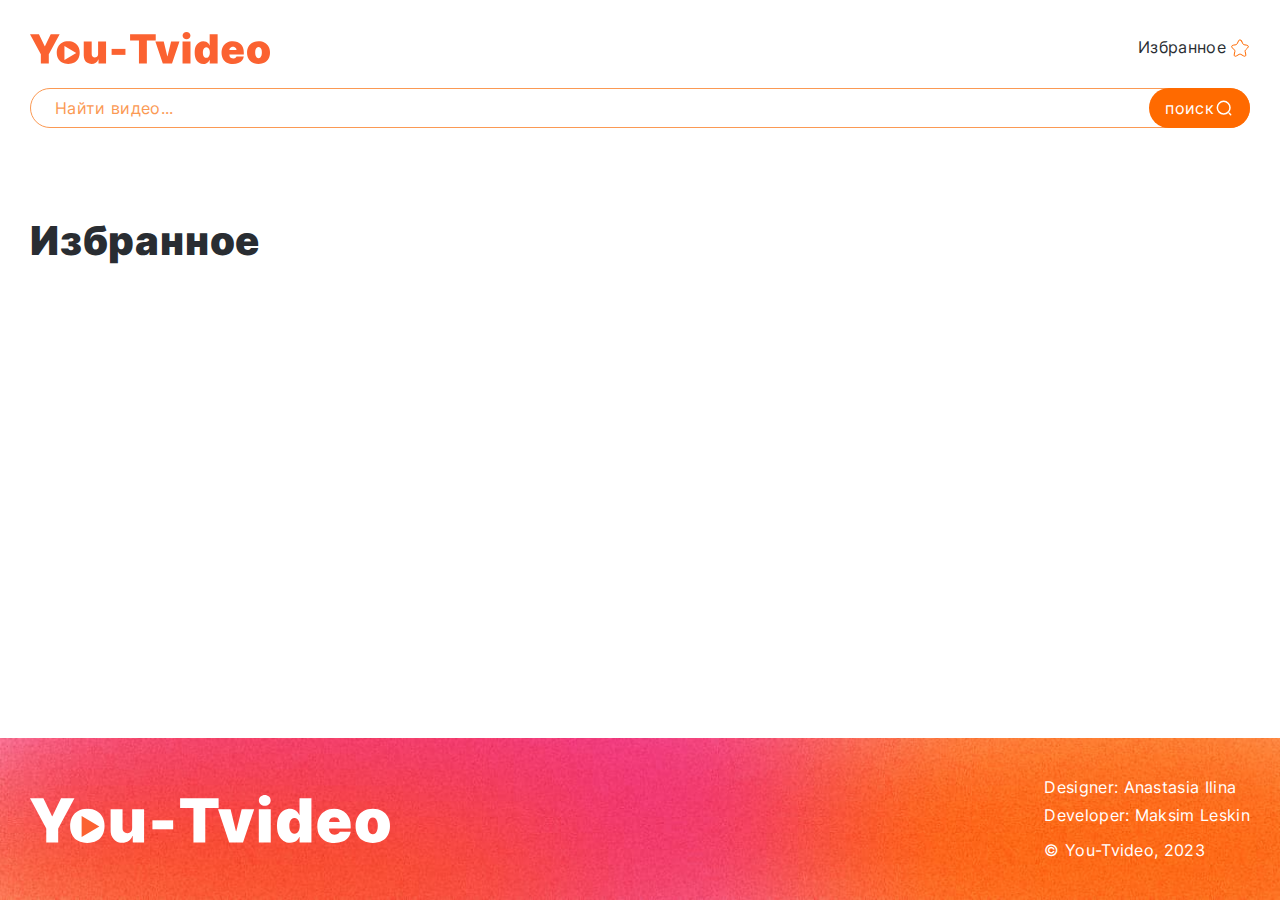
<file: favorite.html>
<!DOCTYPE html>
<html lang="ru">
  <head>
    <meta charset="UTF-8" />
    <meta name="viewport" content="width=device-width, initial-scale=1.0" />
    <link rel="icon" type="image/png" href="./image/favicon.png" />
    <title>You-Tvideo | твой видео хостинг</title>

    <link rel="stylesheet" href="./css/normalize.css" />
    <link rel="stylesheet" href="./css/index.css" />
    <link rel="stylesheet" href="./css/index.media.css" />

    <script src="./js/IncludHtml.js" defer></script>
    <script src="./js/utils.js" defer></script>
    <script src="./js/templates.js" defer></script>
    <script src="./js/index.js" defer></script>
  </head>
  <body>
    <!-- 
      https://illicchpv.github.io/Methed-You-Tvideo/
    -->

    <!-- header на главной нет, на остальных есть -->
    <div
      class="incs"
      data-incs='{
          "onLoadCalback": "inc_Onload",
          "incFile": "./js/includ.html",
          "incFromId": "headerExt"
        }'
    ></div>

    <main>
      <!-- hero на избранное нет -->
      <!-- hero на видео нет -->
      <!-- <div
        class="incs"
        data-incs='{
          "onLoadCalback": "inc_Onload",
          "incFile": "./js/includ.html",
          "incFromId": "heroExt"
        }'
      ></div> -->

      <!-- search на всех стр. -->
      <div
        class="incs"
        data-incs='{
          "onLoadCalback": "inc_Onload",
          "incFile": "./js/includ.html",
          "incFromId": "searchExt"
        }'
      ></div>

      <!-- video на главной нет -->
      <!-- video на избранное нет -->
      <!-- 
      <div
        class="incs"
        data-incs='{
          "onLoadCalback": "inc_Onload",
          "incFile": "./js/includ.html",
          "incFromId": "videoExt"
        }'
      ></div> 
      -->

      <!-- video-list везде 
        на главной \В тренде\ 
        на остальных  \Избранное\ -->
      <section id="video-listExt" class="video-list" style="display: -none">
        <div class="container">
          <h2 class="video-list__title">Избранное</h2>

          <div
            class="incs"
            data-incs='{
              "onLoadCalback": "inc_Onload",
              "incFile": "./js/includ.html",
              "incFromId": "video-list__itemsExt"
            }'
          ></div>
        </div>
      </section>
    </main>

    <!-- footer везде -->
    <div
      class="incs"
      data-incs='{
        "onLoadCalback": "inc_Onload",
        "incFile": "./js/includ.html",
        "incFromId": "footerExt"
      }'
    ></div>
  </body>
</html>
</file>
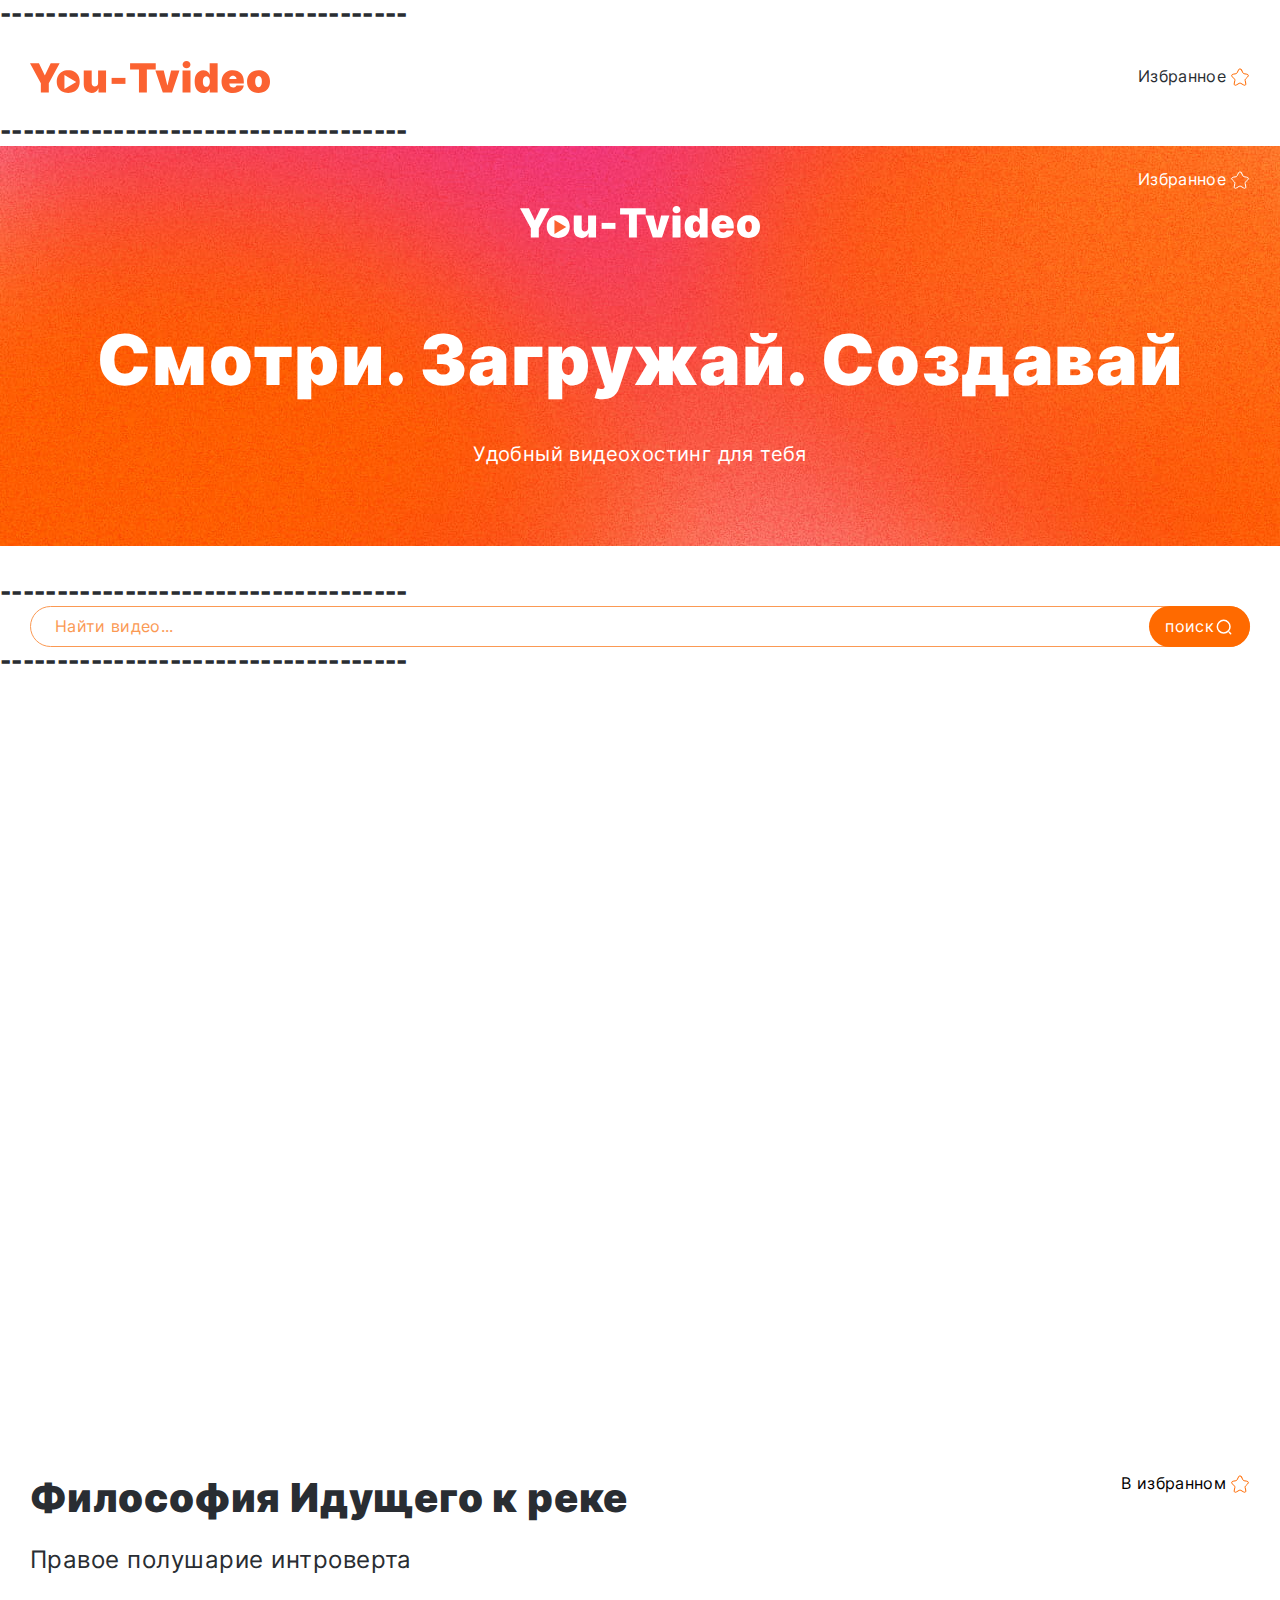
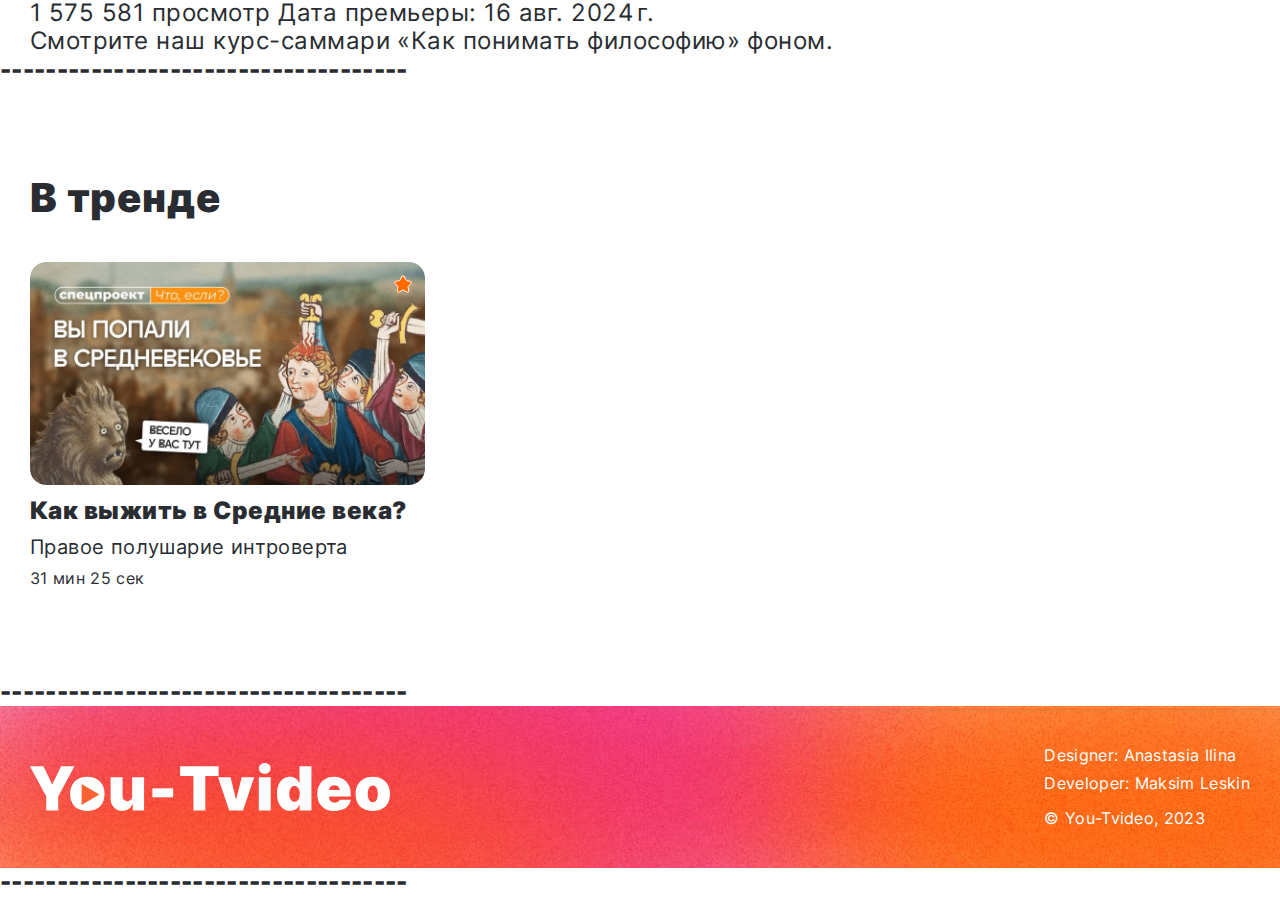
<file: test.html>
<!DOCTYPE html>
<html lang="en">
  <head>
    <meta charset="UTF-8" />
    <meta name="viewport" content="width=device-width, initial-scale=1.0" />
    <link rel="icon" type="image/png" href="./image/favicon.png" />
    <title>You-Tvideo | твой видео хостинг</title>

    <link rel="stylesheet" href="./css/normalize.css" />
    <link rel="stylesheet" href="./css/index.css" />
    <link rel="stylesheet" href="./css/index.media.css" />

    <script src="./js/IncludHtml.js" defer></script>
    <script src="./js/utils.js" defer></script>
    <script src="./js/templates.js" defer></script>
    <script src="./js/index.js" defer></script>
  </head>
  <body>

    <h2>------------------------------------</h2>
    <div
      class="incs"
      data-incs='{
        "onLoadCalback": "inc_Onload",
        "incFile": "./js/includ.html",
        "incFromId": "headerExt"
      }'
    ></div>
    <h2>------------------------------------</h2>
    <div
      class="incs"
      data-incs='{
        "onLoadCalback": "inc_Onload",
        "incFile": "./js/includ.html",
        "incFromId": "heroExt"
      }'
    ></div>
    <h2>------------------------------------</h2>
    <div
      class="incs"
      data-incs='{
        "onLoadCalback": "inc_Onload",
        "incFile": "./js/includ.html",
        "incFromId": "searchExt"
      }'
    ></div>
    <h2>------------------------------------</h2>
    <div
      class="incs"
      data-incs='{
        "onLoadCalback": "inc_Onload",
        "incFile": "./js/includ.html",
        "incFromId": "videoExt"
      }'
    ></div>
    <h2>------------------------------------</h2>
    <section id="video-listExt" class="video-list" style="display: -none">
      <div class="container">
        <h2 class="video-list__title">В тренде</h2>

        <div
          class="incs"
          data-incs='{
            "onLoadCalback": "inc_Onload",
            "incFile": "./js/includ.html",
            "incFromId": "video-list__itemsExt"
          }'
        ></div>
      </div>
    </section>
    <h2>------------------------------------</h2>
    <div
      class="incs"
      data-incs='{
        "onLoadCalback": "inc_Onload",
        "incFile": "./js/includ.html",
        "incFromId": "footerExt"
      }'
    ></div>
    <h2>------------------------------------</h2>

    <!--  -->
    <script>
      const inc_Onload = function (p) {
        // обработчик вставляемых элементов
        p.extEl.innerHTML = IncludHtml.replaceAll(p.extEl.innerHTML, "../image/", "./image/");
      };
      document.addEventListener("DOMContentLoaded", function () {
        IncludHtml.doIncludAll(".incs", () => {
          console.log("IncludHtml Finish: Ok"); // вызывается когда IncludHtml всё сделал
          init()
        });
      });
    </script>
  </body>
</html>
</file>
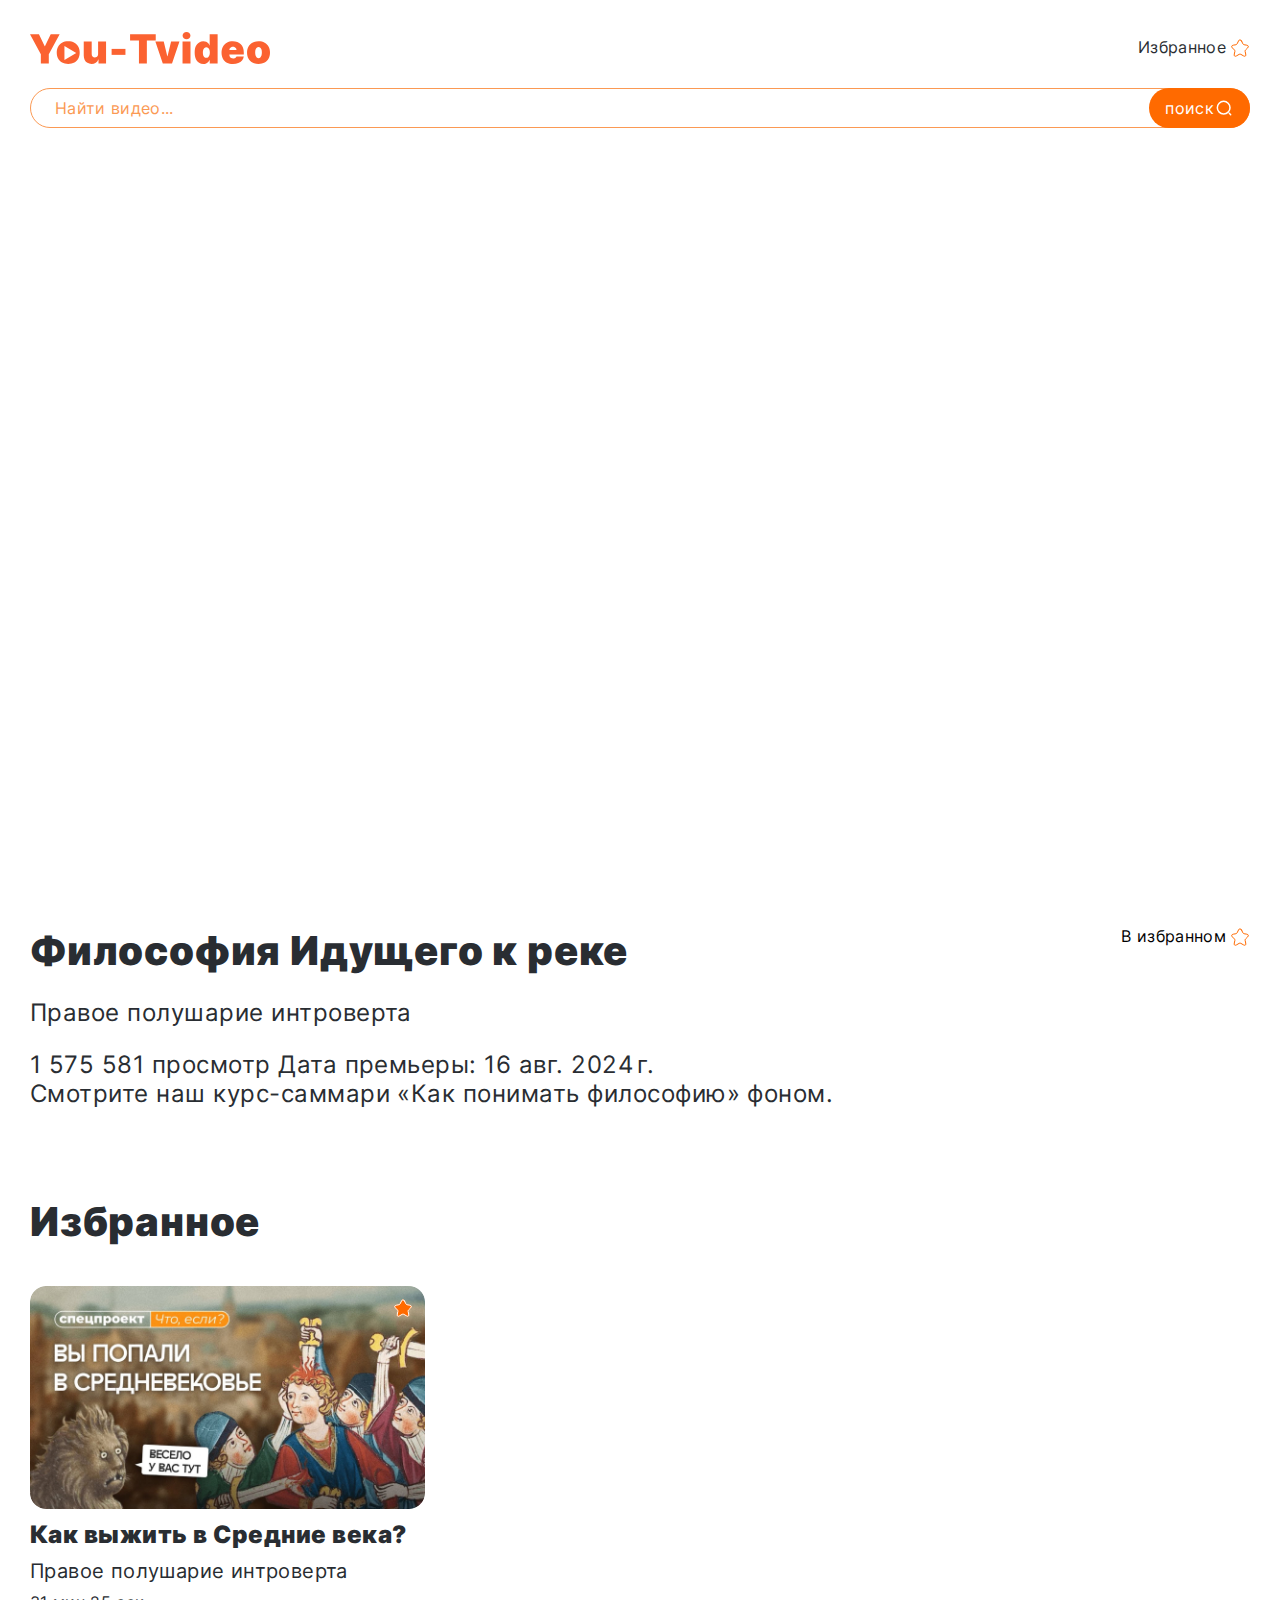
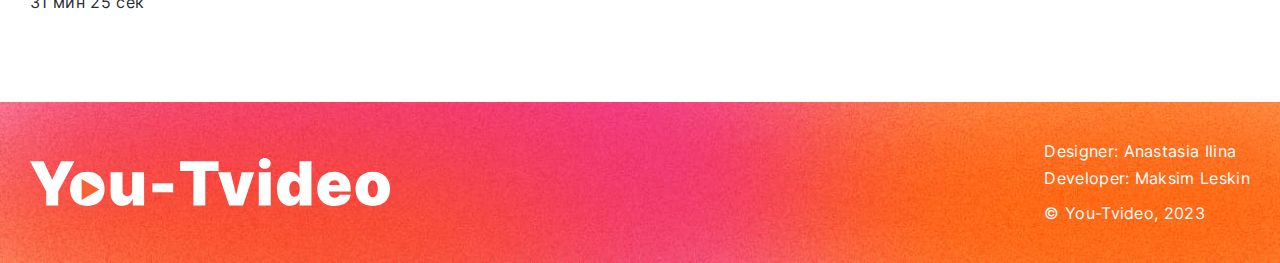
<file: video.html>
<!DOCTYPE html>
<html lang="ru">
<head>
  <meta charset="UTF-8">
  <meta name="viewport" content="width=device-width, initial-scale=1.0">
  <link rel="icon" type="image/png" href="./image/favicon.png" />
  <title>You-Tvideo | твой видео хостинг</title>

  <link rel="stylesheet" href="./css/normalize.css">
  <link rel="stylesheet" href="./css/index.css">
  <link rel="stylesheet" href="./css/index.media.css">

  <script src="./js/IncludHtml.js" defer></script>
  <script src="./js/utils.js" defer></script>
  <script src="./js/templates.js" defer></script>
  <script src="./js/index.js" defer></script>
</head>
<body>
    <!-- 
      https://illicchpv.github.io/Methed-You-Tvideo/
    -->

    <!-- header на главной нет, на остальных есть -->
    <div
      class="incs"
      data-incs='{
          "onLoadCalback": "inc_Onload",
          "incFile": "./js/includ.html",
          "incFromId": "headerExt"
        }'
    ></div>
  
    <main>
      <!-- hero на избранное нет -->
      <!-- hero на видео нет -->
      <!-- <div
        class="incs"
        data-incs='{
          "onLoadCalback": "inc_Onload",
          "incFile": "./js/includ.html",
          "incFromId": "heroExt"
        }'
      ></div> -->

      <!-- search на всех стр. -->
      <div
        class="incs"
        data-incs='{
          "onLoadCalback": "inc_Onload",
          "incFile": "./js/includ.html",
          "incFromId": "searchExt"
        }'
      ></div>

      <!-- video на главной нет -->
      <!-- video на избранное нет -->
      <div
        class="incs"
        data-incs='{
          "onLoadCalback": "inc_Onload",
          "incFile": "./js/includ.html",
          "incFromId": "videoExt"
        }'
      ></div> 

      <!-- video-list везде 
        на главной \В тренде\ 
        на остальных  \Избранное\ -->
      <section id="video-listExt" class="video-list" style="display: -none">
        <div class="container">
          <h2 class="video-list__title">Избранное</h2>

          <div
            class="incs"
            data-incs='{
              "onLoadCalback": "inc_Onload",
              "incFile": "./js/includ.html",
              "incFromId": "video-list__itemsExt"
            }'
          ></div>
        </div>
      </section>
    </main>

    <!-- footer везде -->
    <div
      class="incs"
      data-incs='{
        "onLoadCalback": "inc_Onload",
        "incFile": "./js/includ.html",
        "incFromId": "footerExt"
      }'
    ></div>
  </body>
</html>
</file>
<file: css/index.css>
@font-face {
  font-family: inter;
  font-weight: 400;
  src: url('../fonts/inter-v13-cyrillic_latin-regular.woff2');
}
@font-face {
  font-family: inter;
  font-weight: 900;
  src: url('../fonts/inter-v13-cyrillic_latin-900.woff2');
}

html {
  position: relative;
  box-sizing: border-box;
}

*,
*::before,
*::after {
  box-sizing: inherit;
}

body {
  position: relative;
  overflow-x: hidden;
  min-width: 320px;
  min-height: 100vh;
  font-family: Inter, sans-serif;
  -webkit-font-smoothing: antialiased;
  -moz-osx-font-smoothing: grayscale;
  text-rendering: optimizeLegibility;
  -webkit-tap-highlight-color: rgba(0, 0, 0, 0);
  -webkit-tap-highlight-color: transparent;
  font-size: 16px;
  color: #292D32;
  background-color: #fff;
  line-height: 1.2;
  letter-spacing: 0.02em;
}

/* для того чтоб footer прижимался к низу стр. */
body{
  display: flex;
  flex-direction: column;
}
main{
  flex-grow: 1;
}


img,
svg {
  display: block;
  max-width: 100%;
  height: auto;
}

svg {
  max-height: 100%;
}


button {
  padding: 0;
  cursor: pointer;
  border: none;
  background-color: transparent;
}

a {
  text-decoration: none;
  color: inherit;
}

ul {
  list-style: none;
  padding: 0;
  margin: 0;
}

h1,
h2,
h3,
p,
figure,
fieldset {
  margin: 0;
}

iframe {
  border: none;
}

/* убрать крестик из поля ввода при редактировании */
input[type="search"]::-webkit-search-cancel-button{
  display: none;
}

/*
Доступно скрываю элементы
*/

.visually-hidden {
  position: fixed;
  transform: scale(0);
}


/*
Пример контейнера

Если контейнер 1180px по макету,
то для max-width прибавляем паддинги 30px*2, 
в итоге 1240px
Чтобы контент не прижимался к краям экрана
*/

.container {
  max-width: 1320px; /* 1260 + 30 + 30 */ 
  /* --wi: 1260px; ширина рабочкй части сайта */
  /* --pd: 30px;   паддинги лево право */
  /* max-width:calc(var(--pd) + var(--wi) + var(--pd)); */

  --c-widht: 1260px;
  --c-offset: 30px;
  max-width:calc(var(--c-widht) + var(--c-offset) + var(--c-offset));
  padding: 0 var(--c-offset);
  margin: 0 auto;
}

/* header */
.header {
  padding: 32px 0 24px;
}

.header__container {
  display: flex;
  align-items: center;
  justify-content: space-between;
}


.header__logo {
  width: 240px;
}

.header__link_favorite {
  display: flex;
  align-items: center;
  gap: 4px;

  font-size: 16px;
  letter-spacing: 0.02em;  /* пересчитываем в em */
}

.header__icon {
  width: 20px;
  height: 20px;
}

/* hero */
.hero {
  padding: 60px 0 80px;
  background: #FF6A00 url('../image/bg.jpg') center/cover;
  color: #fff;
  margin-bottom: 32px;
}

.hero__container {
  position: relative;
  display: flex;
  flex-direction: column;
  align-items: center;
}

.hero__link {
  position: absolute;
  top: -36px;
  right: 0;
  display: flex;
  align-items: center;
  gap: 4px;

  font-size: 16px;
  font-weight: 400;
  letter-spacing: 0.02em;
}
.hero__icon {
  width: 20px;
  height: 20px;
}

.hero__logo {
  width: 240px;
  margin-bottom: 80px;
}
.hero__title {
  text-align: center;
  font-size: 70px;
  font-weight: 900;
  letter-spacing: 0.02em;  
  margin-bottom: 40px;
  text-align: center;
}
.hero__tagline {
  text-align: center;
  font-size: 20px;
  letter-spacing: 0.02em;  
  text-align: center;
}

/* search */
.search__form {
  position: relative;
  width: 100%;
}

.search__input {
  width: 100%;
  border-radius: 40px;
  border: 1px solid #FB9953;
  padding: 10px 124px 10px 24px;
  outline: none; /* скрыть рамку при фокусе */

  font-size: 16px;
  letter-spacing: 0.02em;  
}

/* цвет плейсхолдера */
.search__input::placeholder{
  color: #fb9953;
  letter-spacing: 0.02em;  
}

.search__btn {
  position: absolute;
  top: 0;
  right: 0;
  bottom: 0;

  padding: 8px 16px;
  display: flex;
  align-items: center;
  border-radius: 40px;
  background: #FF6A00;
  color: #fff;
  font-size: 16px;
  letter-spacing: 0.02em;  
}

.search__icon {
  width: 20px;
  height: 20px;
}

/* video-list */
.video-list {
  padding: 89px 0;
}

.video-list__title {
  font-size: 40px;
  font-weight: 900;
  letter-spacing: 0.02em;  
  margin-bottom: 40px;
}

.video-list__items {
  --grid-c-count: 3;
  --grid-c-gap: 17px;
  display: grid;
  /* grid-template-columns: repeat(3, 1fr); */
  grid-template-columns: repeat(var(--grid-c-count),
    calc(
      (100% / var(--grid-c-count)) -
      (var(--grid-c-gap) * (var(--grid-c-count) - 1) / var(--grid-c-count))
    )
  );
  gap: 40px var(--grid-c-gap);
}

.video-card {
  position: relative;;
}

.video-card__thumbnail {
  border-radius: 16px;
  margin-bottom: 12px;
  width: 100%;
}

.video-card__title {
  font-size: 24px;
  font-weight: 900;
  letter-spacing: 0.02em;  
  margin-bottom: 10px;
}

.video-card__chanel {
  font-size: 20px;
  letter-spacing: 0.02em;  
  margin-bottom: 10px;
}

.video-card__duration {
  font-size: 16px;
  letter-spacing: 0.02em;  
}

.video-card__favorite {
  position: absolute;
  top: 12px;
  right: 12px;
}

.video-card__icon {
  width: 20px;
  height: 20px;
}

.video-card__favorite .star{
  display: none;
}

.video-card__favorite.active .star,
.video-card__favorite_active .star{
  display: block;
}

/* video */
.video {
  padding-top: 80px;
}

.video_container {
}
.video__player {
  position: relative;
  padding-bottom: 56.25%;
  height: 0;
  overflow: hidden;
  margin-bottom: 32px;
}
.video__iframe {
  position: absolute;
  top: 0;
  left: 0;
  width: 100%;
  height: 100%;
  border-radius: 16px;
}

.video__container {
  display: flex;
  justify-content: space-between;
  gap: 34px;
}
.video__content {
  max-width: 1048px;
}

.video__title {
  font-size: 40px;
  font-weight: 900;
  letter-spacing: 0.02em;
  margin-bottom: 24px;
}
.video__chanel {
  font-size: 24px;
  letter-spacing: 0.02em;
  margin-bottom: 24px;
}
.video__info {
  font-size: 24px;
  letter-spacing: 0.02em;
}

.video__description {
  font-size: 24px;
  letter-spacing: 0.02em;
}

.video__link {
  width: max-content;
  white-space: nowrap;
  display: flex;
  gap: 4px;
  flex-shrink: 0;
  font-size: 16px;
  letter-spacing: 0.02em;
}
.video__link .star{
  display: none;
}
.video__link.active .star{
  display: block;
}
.video__link_active {
}
.video__link .video__no-favorite {
  display: block;
}
.video__link .video__favorite {
  display: none;
}
.video__link.active .video__no-favorite,
.video__link_active .video__no-favorite {
  display: none;
}
.video__link.active .video__favorite,
.video__link_active .video__favorite {
  display: block;
}
.video__icon {
  width: 20px;
  height: 20px;
}

/* footer */
.footer {
  padding: 40px 0;
  background: #FF6A00 url('../image/bgFooter.jpg') center/cover;
  color: #fff;
  font-size: 16px;
  letter-spacing: 0.02em;  
}
.footer__container {
  display: grid;
  /* grid-template-columns: 360px max-content; */
  grid-template-columns: 1fr max-content;
  align-items: center;
  justify-content: space-between;
  gap: 16px 30px;
}
.footer__link:hover {
  color: #ccc;
}
.footer__link_logo {
  max-width: 360px;
  width: 100%;
  grid-column: 1 / 2;
  grid-row: 1 / 3;
}
.footer__logo {
}
.footer__developers {
  grid-column: 2 / 3;
}
.footer__developers-item {
  margin-bottom: 8px;
}
.footer__developers-item:last-child {
  margin-bottom: 0;
}
.footer__copyright {
  grid-column: 2 / 3;
}

/* .footer__link {
}
.footer__logo {
  width: 360px;
  height: 48px;
}
.footer__developers-list {
}
.footer__developers-item {
  margin-bottom: 9px;
}
.footer__developers-link {
  letter-spacing: 0.02em;  
}
.footer__copyright {
  display: inline-block;
  margin-top: 16px;

  letter-spacing: 0.02em;  
} */
</file>
<file: css/index.media.css>
/* почему-то это не работает 
  @media (width <= 1024){ }
*/
/* @media only screen and (max-width: 1024px) */
@media (max-width: 1024px){  
  .container{
    --c-widht: 942px;
  }

  /* header */

  /* hero */
  .hero {
    padding: 64px 0 58px;
    margin-bottom: 32px;
  }

  .hero__logo {
    width: 200px;
    margin-bottom: 45px;
  }
  .hero__title {
    font-size: 50px;
    margin-bottom: 32px;
  }
  .hero__link{
    top: -16px;
  }

  /* search */

  /* video-list */
  .video-list {
    padding: 60px 0;
  }
  .video-list__title {
    font-size: 32px;
    margin-bottom: 40px;
  }
  .video-list__items {
    row-gap: 32px;
  }
  .video-card__title {
    font-size: 20px;
  }
  .video-card__chanel {
    font-size: 16px;
  }
  .video-card__duration {
    font-size: 14px;
  }
  
  /* video */
  .video {
    padding-top: 60px;
  }
  .video__title {
    font-size: 32px;
  }
  .video__chanel {
    font-size: 20px;
    margin-bottom: 32px;
  }
  .video__info {
    font-size: 20px;
  }
  .video__description {
    font-size: 20px;
  }
   
  /* footer */
  .footer {
    padding: 27px 0;
    font-size: 14px;
  }  
  .footer__link_logo {
    max-width: 305px;
  }  
}

@media (max-width: 768px){
  .container{
    --c-widht: 624px;
  }

  /* header */
  .header__link-text{
    position: fixed;
    transform: scale(0);
  }

  /* hero */
  .hero{
    padding-bottom: 42px;
  }
  .header__link-text,
  .hero__link-text{
    position: fixed;
    transform: scale(0);
  }
  .hero__title{
    font-size: 40px;
  }

  /* search */

  /* video-list */
  .video-list__items {
    --grid-c-count: 2;
    /* grid-template-columns: repeat(2, 1fr); */
  }
  
  /* video */
  .video{
    padding-top: 40px;
  }
  .video__container {
    flex-direction: column-reverse;
    gap: 24px;
  }
  .video__player{
    margin-bottom: 24px;
  }

  /* footer */

}

@media (max-width: 540px){
  .container{
    --c-offset: 11px;
  }

  /* header */
  .header__logo {
    width: 145px;
  }  

  /* hero */
  .hero {
    padding: 16px 0 32px;
    margin-bottom: 20px;
  }
  .hero__container {
    display: grid;
    justify-content: space-between;
    align-items: center;
  }
  .hero__link{
    position: static;
    grid-row: 1/2;
    grid-column: 2/3;
    justify-self: end;
  }
  .hero__logo {
    width: 145px;
    grid-row: 1/2;
    grid-column: 1/2;
    margin-bottom: 0;
  }
  .hero__title{
    grid-column: 1/3;
    font-size: 24px;
    margin-bottom: 0;
    padding: 25px 0 20px;
  }  
  .hero__tagline{
    grid-column: 1/3;
    font-size: 16px;
  }

  /* search */

  /* video-list */
  .video-list {
    padding: 40px 0 60px;
  }
  .video-list__title {
    font-size: 24px;
    margin-bottom: 6px;
  }  
  .video-list__items {
    --grid-c-count: 1;
    /* grid-template-columns: repeat(1, 1fr); */
    gap: 20px;
  }
  .video-card__title {
    font-size: 16px;
  }
  .video-card__chanel {
    font-size: 16px;
    margin-bottom: 6px;
  }
  .video-card__duration {
    font-size: 14px;
  }
    
  /* video */
  .video__player{
    margin-bottom: 20px;
  }
  .video__title{
    font-size: 24px;
    margin-bottom: 16px;
  }
  .video__chanel {
    font-size: 16px;
    margin-bottom: 12px;
  }
  .video__info{
    font-size: 16px;
  }
  .video__description {
    font-size: 16px;
  }

  /* footer */
  .footer{
    padding: 24px 0 32px;
  }
  .footer__container{
    display: flex;
    flex-direction: column;
    align-items: start;
  }
  .footer__link_logo{
    max-width: 180px;
    margin-bottom: 24px;
  }
  .footer__developers {
    margin-bottom: 16px;
  }
}
</file>
